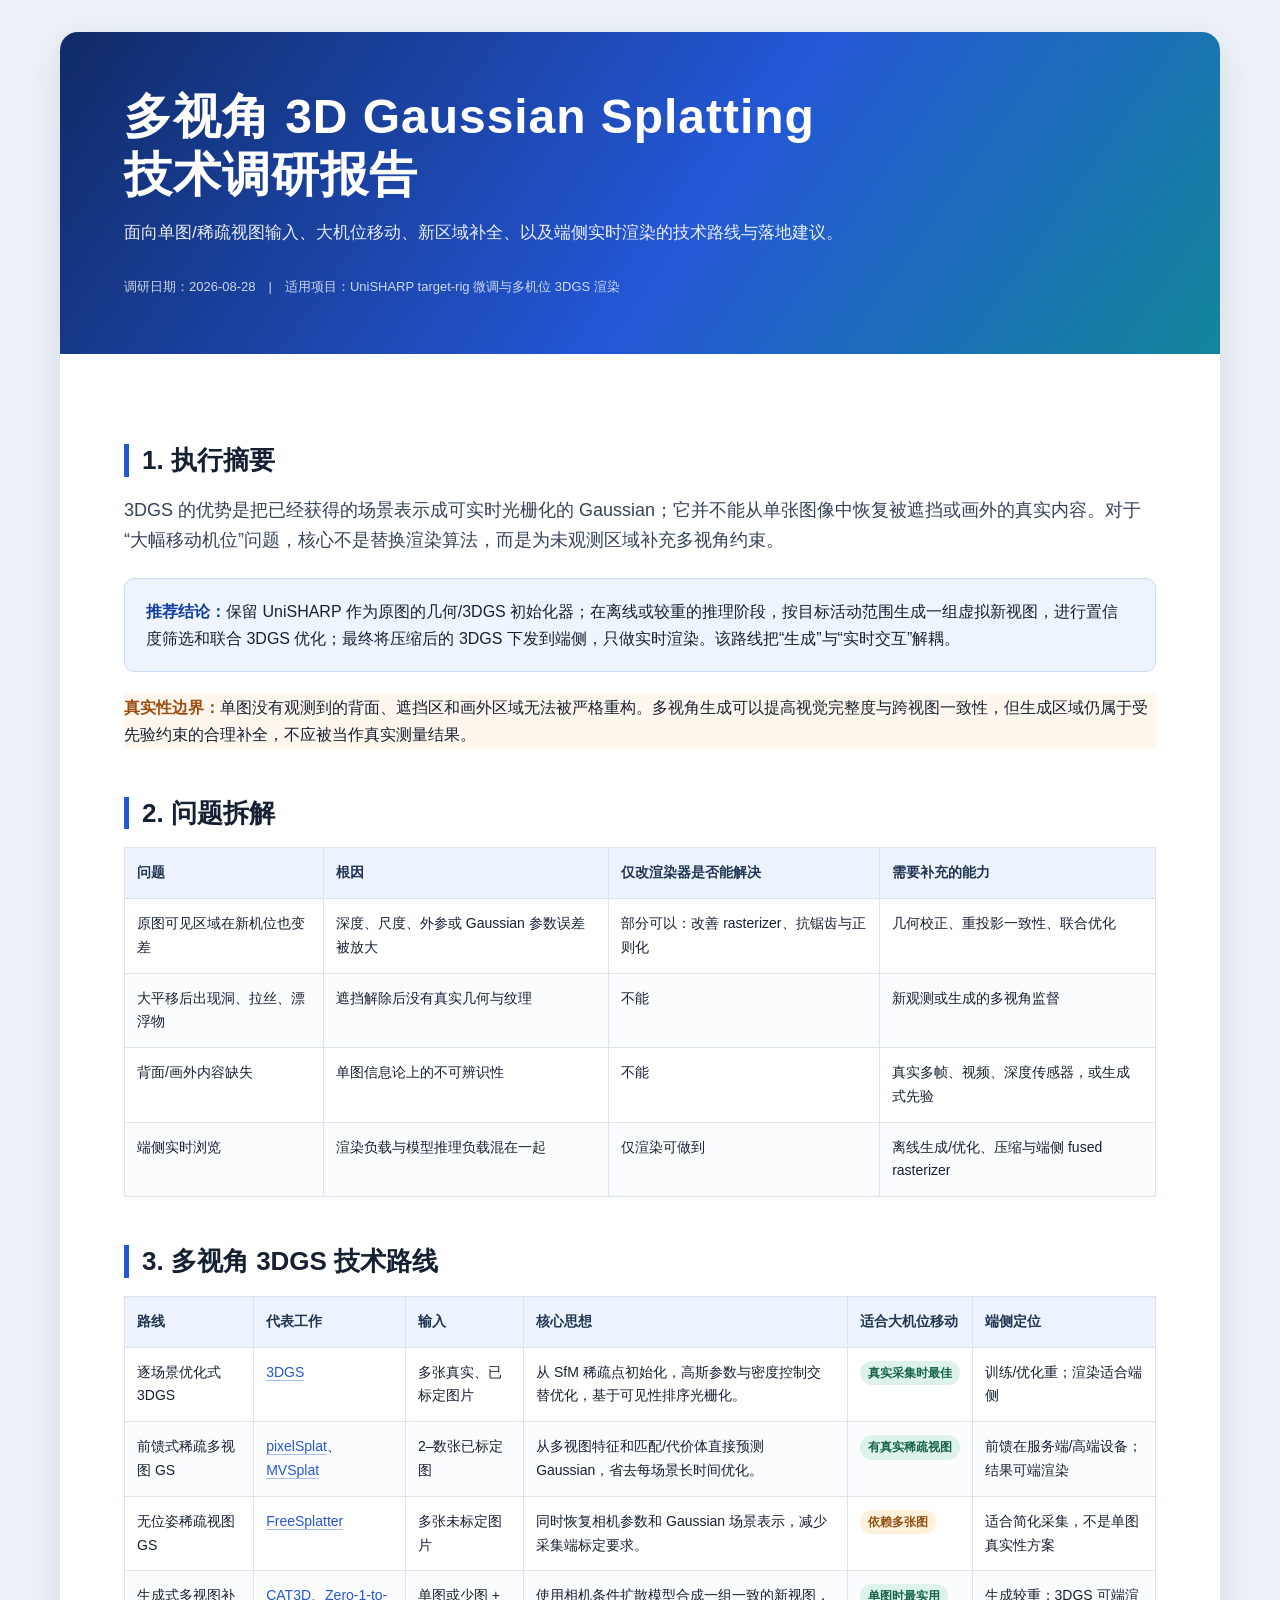
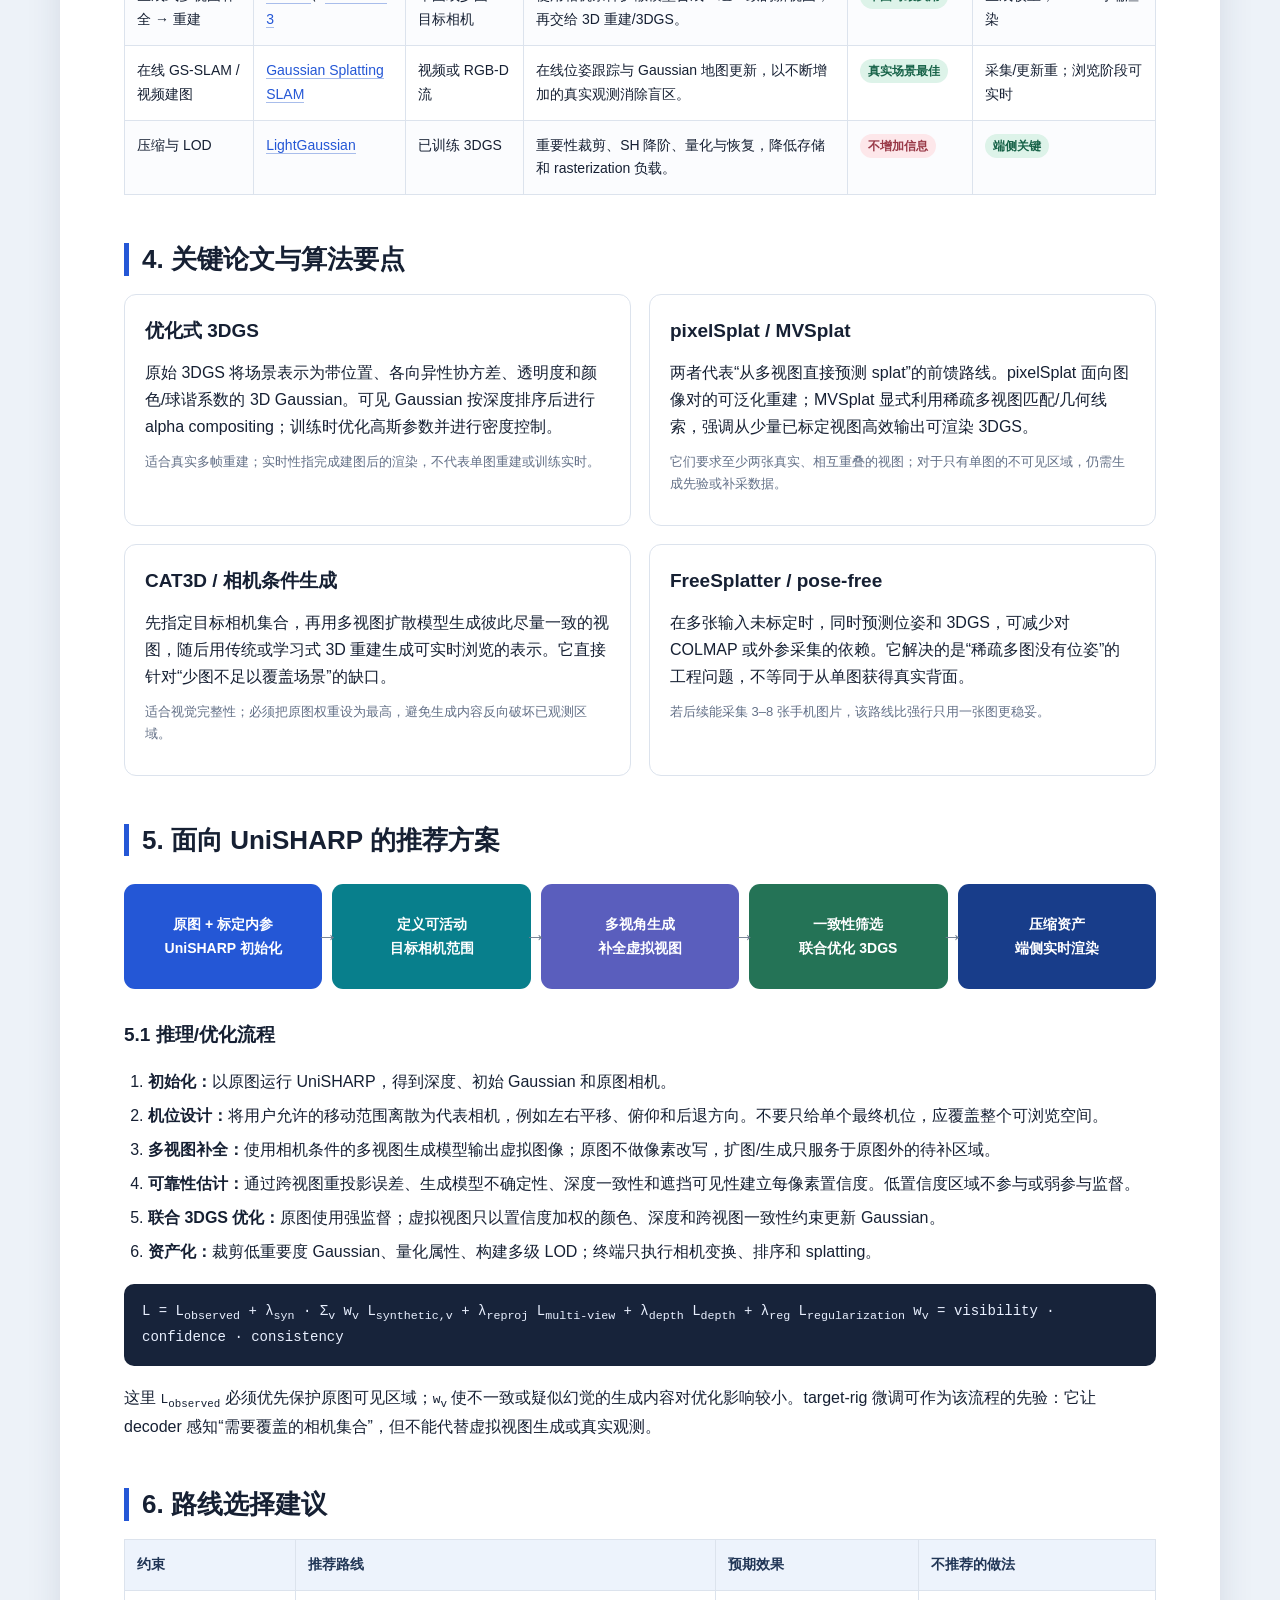
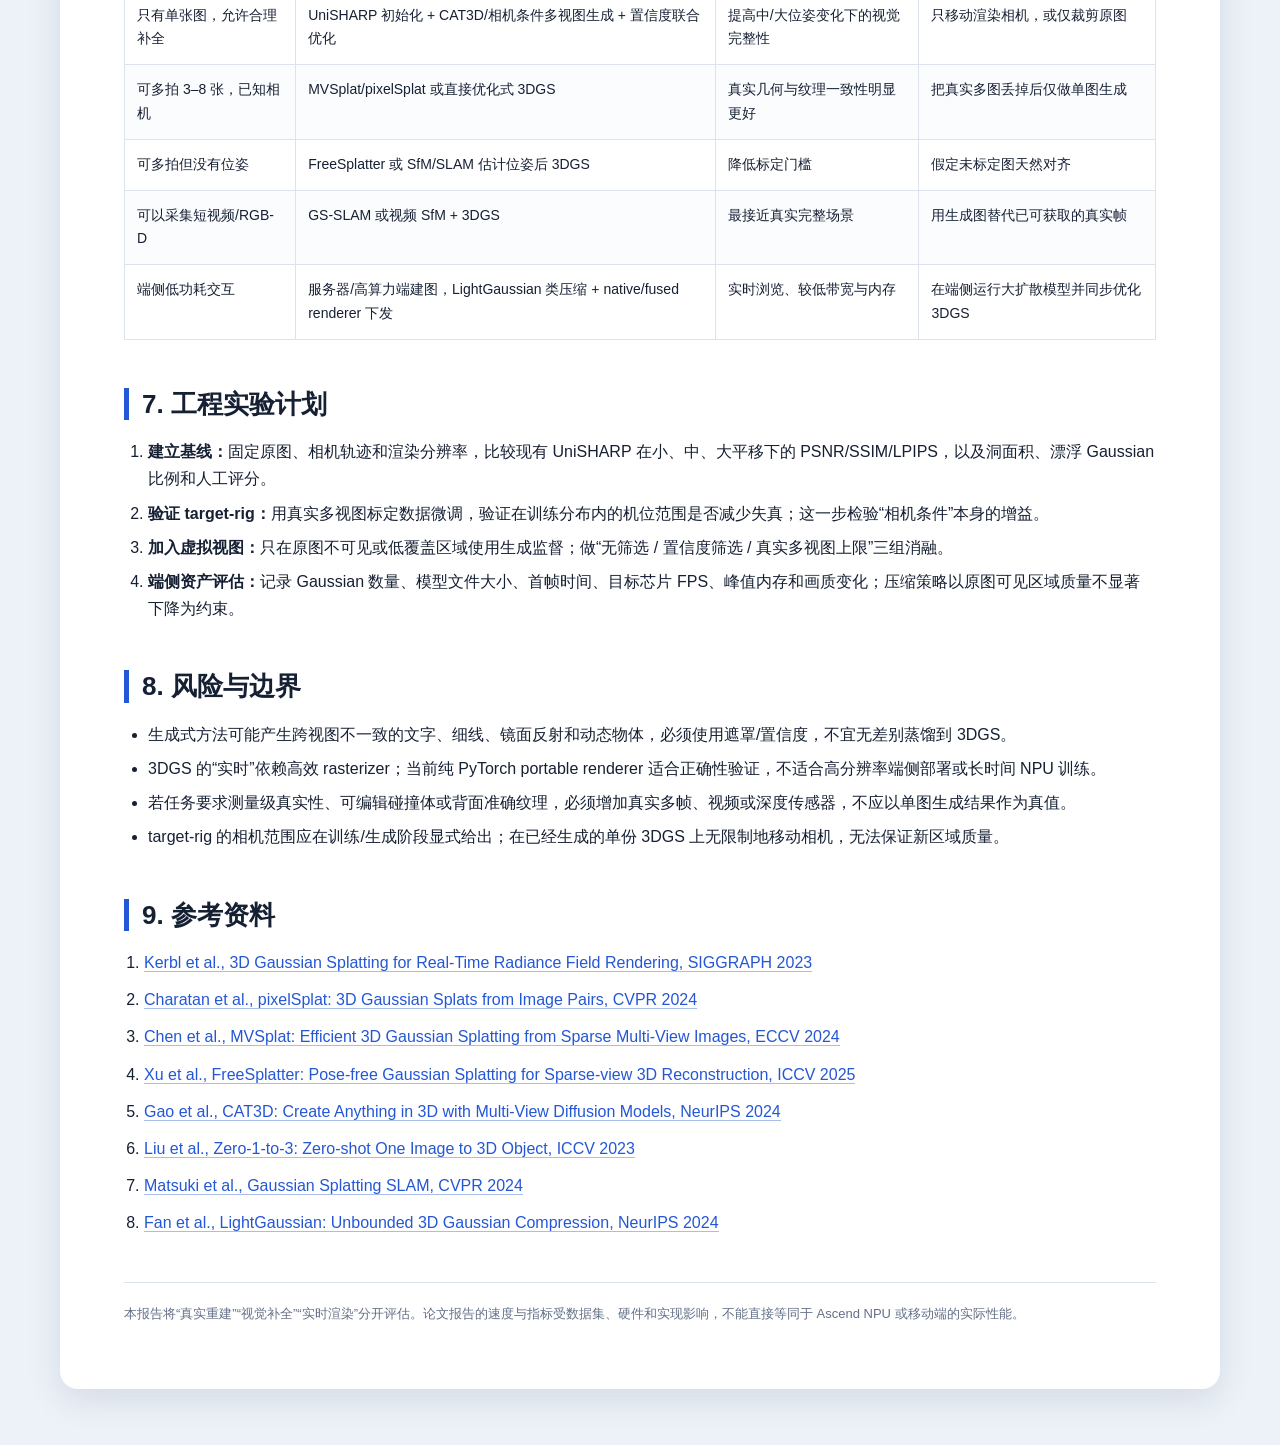
<file: docs/multiview_3dgs_research_report.html>
<!doctype html>
<html lang="zh-CN">
<head>
  <meta charset="utf-8">
  <meta name="viewport" content="width=device-width, initial-scale=1">
  <title>多视角 3DGS 技术调研报告</title>
  <style>
    :root { --ink:#162033; --muted:#637087; --line:#dce3ed; --soft:#f5f8fc; --blue:#2457d6; --cyan:#087f8c; --orange:#ca6818; --red:#ad3d4d; --green:#247356; }
    * { box-sizing: border-box; }
    body { margin:0; background:#edf2f8; color:var(--ink); font-family:"Microsoft YaHei","Noto Sans SC",Arial,sans-serif; line-height:1.7; }
    main { width:min(1160px, calc(100% - 32px)); margin:32px auto 56px; background:#fff; box-shadow:0 10px 35px rgba(31,51,81,.12); border-radius:18px; overflow:hidden; }
    header { padding:56px 64px 46px; background:linear-gradient(125deg,#102b67,#2457d6 55%,#13869a); color:#fff; }
    h1 { margin:0; font-size:clamp(30px,4vw,48px); letter-spacing:.02em; line-height:1.2; }
    .subtitle { max-width:800px; margin:16px 0 0; font-size:17px; opacity:.91; }
    .meta { margin-top:28px; font-size:13px; opacity:.78; }
    article { padding:42px 64px 64px; }
    h2 { margin:48px 0 18px; padding-left:13px; border-left:5px solid var(--blue); font-size:26px; line-height:1.25; }
    h3 { margin:30px 0 12px; font-size:19px; }
    p { margin:10px 0; }
    a { color:var(--blue); text-decoration:none; border-bottom:1px solid #a8bdeb; }
    a:hover { color:#123aab; }
    .lead { font-size:18px; color:#354258; }
    .callout { margin:22px 0; padding:19px 21px; background:#eef5ff; border:1px solid #cbdcf8; border-radius:10px; }
    .callout strong { color:#123d9e; }
    .warning { background:#fff6ed; border-color:#f1d1ae; }
    .warning strong { color:#9c4d10; }
    .flow { display:grid; grid-template-columns:repeat(5,1fr); gap:10px; align-items:stretch; margin:28px 0; }
    .node { position:relative; padding:15px 12px; min-height:105px; border-radius:11px; color:#fff; font-weight:700; font-size:14px; display:flex; align-items:center; justify-content:center; text-align:center; background:var(--blue); }
    .node:nth-child(2) { background:#087f8c; } .node:nth-child(3) { background:#5a5ebd; } .node:nth-child(4) { background:#247356; } .node:nth-child(5) { background:#183d8a; }
    .node:not(:last-child)::after { content:"→"; position:absolute; right:-16px; z-index:2; color:#6f7d90; font-size:22px; font-weight:400; }
    table { width:100%; border-collapse:collapse; margin:18px 0 28px; font-size:14px; }
    th, td { padding:13px 12px; text-align:left; vertical-align:top; border:1px solid var(--line); }
    th { background:#edf3fc; color:#203555; }
    tr:nth-child(even) td { background:#fbfcfe; }
    .tag { display:inline-block; padding:2px 8px; border-radius:999px; font-size:12px; font-weight:700; white-space:nowrap; }
    .tag.good { color:#176248; background:#ddf3e9; } .tag.mid { color:#945114; background:#fff0dc; } .tag.low { color:#993a48; background:#fde7ea; }
    .grid2 { display:grid; grid-template-columns:1fr 1fr; gap:18px; }
    .card { padding:20px; border:1px solid var(--line); border-radius:12px; background:#fff; }
    .card h3 { margin-top:0; }
    .formula { margin:18px 0; padding:16px 18px; border-radius:10px; background:#17233a; color:#e9f0ff; overflow:auto; font-family:Consolas,"SFMono-Regular",monospace; font-size:14px; }
    ul, ol { padding-left:24px; } li { margin:7px 0; }
    .small { color:var(--muted); font-size:13px; }
    .source-list { padding-left:20px; } .source-list li { margin:10px 0; }
    footer { margin-top:45px; padding-top:20px; border-top:1px solid var(--line); color:var(--muted); font-size:13px; }
    @media (max-width:760px) { main { width:100%; margin:0; border-radius:0; } header,article { padding:32px 22px; } .flow,.grid2 { grid-template-columns:1fr; } .node:not(:last-child)::after { content:"↓"; right:auto; bottom:-20px; } table { display:block; overflow-x:auto; white-space:normal; } }
    @media print { body { background:#fff; } main { width:100%; margin:0; box-shadow:none; } }
  </style>
</head>
<body>
<main>
  <header>
    <h1>多视角 3D Gaussian Splatting<br>技术调研报告</h1>
    <p class="subtitle">面向单图/稀疏视图输入、大机位移动、新区域补全、以及端侧实时渲染的技术路线与落地建议。</p>
    <p class="meta">调研日期：2026-08-28　|　适用项目：UniSHARP target-rig 微调与多机位 3DGS 渲染</p>
  </header>

  <article>
    <h2>1. 执行摘要</h2>
    <p class="lead">3DGS 的优势是把已经获得的场景表示成可实时光栅化的 Gaussian；它并不能从单张图像中恢复被遮挡或画外的真实内容。对于“大幅移动机位”问题，核心不是替换渲染算法，而是为未观测区域补充多视角约束。</p>
    <div class="callout">
      <strong>推荐结论：</strong>保留 UniSHARP 作为原图的几何/3DGS 初始化器；在离线或较重的推理阶段，按目标活动范围生成一组虚拟新视图，进行置信度筛选和联合 3DGS 优化；最终将压缩后的 3DGS 下发到端侧，只做实时渲染。该路线把“生成”与“实时交互”解耦。
    </div>
    <div class="warning">
      <strong>真实性边界：</strong>单图没有观测到的背面、遮挡区和画外区域无法被严格重构。多视角生成可以提高视觉完整度与跨视图一致性，但生成区域仍属于受先验约束的合理补全，不应被当作真实测量结果。
    </div>

    <h2>2. 问题拆解</h2>
    <table>
      <thead><tr><th>问题</th><th>根因</th><th>仅改渲染器是否能解决</th><th>需要补充的能力</th></tr></thead>
      <tbody>
        <tr><td>原图可见区域在新机位也变差</td><td>深度、尺度、外参或 Gaussian 参数误差被放大</td><td>部分可以：改善 rasterizer、抗锯齿与正则化</td><td>几何校正、重投影一致性、联合优化</td></tr>
        <tr><td>大平移后出现洞、拉丝、漂浮物</td><td>遮挡解除后没有真实几何与纹理</td><td>不能</td><td>新观测或生成的多视角监督</td></tr>
        <tr><td>背面/画外内容缺失</td><td>单图信息论上的不可辨识性</td><td>不能</td><td>真实多帧、视频、深度传感器，或生成式先验</td></tr>
        <tr><td>端侧实时浏览</td><td>渲染负载与模型推理负载混在一起</td><td>仅渲染可做到</td><td>离线生成/优化、压缩与端侧 fused rasterizer</td></tr>
      </tbody>
    </table>

    <h2>3. 多视角 3DGS 技术路线</h2>
    <table>
      <thead><tr><th>路线</th><th>代表工作</th><th>输入</th><th>核心思想</th><th>适合大机位移动</th><th>端侧定位</th></tr></thead>
      <tbody>
        <tr>
          <td>逐场景优化式 3DGS</td>
          <td><a href="#s1">3DGS</a></td>
          <td>多张真实、已标定图片</td>
          <td>从 SfM 稀疏点初始化，高斯参数与密度控制交替优化，基于可见性排序光栅化。</td>
          <td><span class="tag good">真实采集时最佳</span></td>
          <td>训练/优化重；渲染适合端侧</td>
        </tr>
        <tr>
          <td>前馈式稀疏多视图 GS</td>
          <td><a href="#s2">pixelSplat</a>、<a href="#s3">MVSplat</a></td>
          <td>2–数张已标定图</td>
          <td>从多视图特征和匹配/代价体直接预测 Gaussian，省去每场景长时间优化。</td>
          <td><span class="tag good">有真实稀疏视图</span></td>
          <td>前馈在服务端/高端设备；结果可端渲染</td>
        </tr>
        <tr>
          <td>无位姿稀疏视图 GS</td>
          <td><a href="#s4">FreeSplatter</a></td>
          <td>多张未标定图片</td>
          <td>同时恢复相机参数和 Gaussian 场景表示，减少采集端标定要求。</td>
          <td><span class="tag mid">依赖多张图</span></td>
          <td>适合简化采集，不是单图真实性方案</td>
        </tr>
        <tr>
          <td>生成式多视图补全 → 重建</td>
          <td><a href="#s5">CAT3D</a>、<a href="#s6">Zero-1-to-3</a></td>
          <td>单图或少图 + 目标相机</td>
          <td>使用相机条件扩散模型合成一组一致的新视图，再交给 3D 重建/3DGS。</td>
          <td><span class="tag good">单图时最实用</span></td>
          <td>生成较重；3DGS 可端渲染</td>
        </tr>
        <tr>
          <td>在线 GS-SLAM / 视频建图</td>
          <td><a href="#s7">Gaussian Splatting SLAM</a></td>
          <td>视频或 RGB-D 流</td>
          <td>在线位姿跟踪与 Gaussian 地图更新，以不断增加的真实观测消除盲区。</td>
          <td><span class="tag good">真实场景最佳</span></td>
          <td>采集/更新重；浏览阶段可实时</td>
        </tr>
        <tr>
          <td>压缩与 LOD</td>
          <td><a href="#s8">LightGaussian</a></td>
          <td>已训练 3DGS</td>
          <td>重要性裁剪、SH 降阶、量化与恢复，降低存储和 rasterization 负载。</td>
          <td><span class="tag low">不增加信息</span></td>
          <td><span class="tag good">端侧关键</span></td>
        </tr>
      </tbody>
    </table>

    <h2>4. 关键论文与算法要点</h2>
    <div class="grid2">
      <section class="card">
        <h3>优化式 3DGS</h3>
        <p>原始 3DGS 将场景表示为带位置、各向异性协方差、透明度和颜色/球谐系数的 3D Gaussian。可见 Gaussian 按深度排序后进行 alpha compositing；训练时优化高斯参数并进行密度控制。</p>
        <p class="small">适合真实多帧重建；实时性指完成建图后的渲染，不代表单图重建或训练实时。</p>
      </section>
      <section class="card">
        <h3>pixelSplat / MVSplat</h3>
        <p>两者代表“从多视图直接预测 splat”的前馈路线。pixelSplat 面向图像对的可泛化重建；MVSplat 显式利用稀疏多视图匹配/几何线索，强调从少量已标定视图高效输出可渲染 3DGS。</p>
        <p class="small">它们要求至少两张真实、相互重叠的视图；对于只有单图的不可见区域，仍需生成先验或补采数据。</p>
      </section>
      <section class="card">
        <h3>CAT3D / 相机条件生成</h3>
        <p>先指定目标相机集合，再用多视图扩散模型生成彼此尽量一致的视图，随后用传统或学习式 3D 重建生成可实时浏览的表示。它直接针对“少图不足以覆盖场景”的缺口。</p>
        <p class="small">适合视觉完整性；必须把原图权重设为最高，避免生成内容反向破坏已观测区域。</p>
      </section>
      <section class="card">
        <h3>FreeSplatter / pose-free</h3>
        <p>在多张输入未标定时，同时预测位姿和 3DGS，可减少对 COLMAP 或外参采集的依赖。它解决的是“稀疏多图没有位姿”的工程问题，不等同于从单图获得真实背面。</p>
        <p class="small">若后续能采集 3–8 张手机图片，该路线比强行只用一张图更稳妥。</p>
      </section>
    </div>

    <h2>5. 面向 UniSHARP 的推荐方案</h2>
    <div class="flow" aria-label="推荐处理流程">
      <div class="node">原图 + 标定内参<br>UniSHARP 初始化</div>
      <div class="node">定义可活动<br>目标相机范围</div>
      <div class="node">多视角生成<br>补全虚拟视图</div>
      <div class="node">一致性筛选<br>联合优化 3DGS</div>
      <div class="node">压缩资产<br>端侧实时渲染</div>
    </div>

    <h3>5.1 推理/优化流程</h3>
    <ol>
      <li><strong>初始化：</strong>以原图运行 UniSHARP，得到深度、初始 Gaussian 和原图相机。</li>
      <li><strong>机位设计：</strong>将用户允许的移动范围离散为代表相机，例如左右平移、俯仰和后退方向。不要只给单个最终机位，应覆盖整个可浏览空间。</li>
      <li><strong>多视图补全：</strong>使用相机条件的多视图生成模型输出虚拟图像；原图不做像素改写，扩图/生成只服务于原图外的待补区域。</li>
      <li><strong>可靠性估计：</strong>通过跨视图重投影误差、生成模型不确定性、深度一致性和遮挡可见性建立每像素置信度。低置信度区域不参与或弱参与监督。</li>
      <li><strong>联合 3DGS 优化：</strong>原图使用强监督；虚拟视图只以置信度加权的颜色、深度和跨视图一致性约束更新 Gaussian。</li>
      <li><strong>资产化：</strong>裁剪低重要度 Gaussian、量化属性、构建多级 LOD；终端只执行相机变换、排序和 splatting。</li>
    </ol>

    <div class="formula">L = L<sub>observed</sub> + λ<sub>syn</sub> · Σ<sub>v</sub> w<sub>v</sub> L<sub>synthetic,v</sub>
  + λ<sub>reproj</sub> L<sub>multi-view</sub> + λ<sub>depth</sub> L<sub>depth</sub> + λ<sub>reg</sub> L<sub>regularization</sub>

w<sub>v</sub> = visibility · confidence · consistency</div>

    <p>这里 <code>L<sub>observed</sub></code> 必须优先保护原图可见区域；<code>w<sub>v</sub></code> 使不一致或疑似幻觉的生成内容对优化影响较小。target-rig 微调可作为该流程的先验：它让 decoder 感知“需要覆盖的相机集合”，但不能代替虚拟视图生成或真实观测。</p>

    <h2>6. 路线选择建议</h2>
    <table>
      <thead><tr><th>约束</th><th>推荐路线</th><th>预期效果</th><th>不推荐的做法</th></tr></thead>
      <tbody>
        <tr><td>只有单张图，允许合理补全</td><td>UniSHARP 初始化 + CAT3D/相机条件多视图生成 + 置信度联合优化</td><td>提高中/大位姿变化下的视觉完整性</td><td>只移动渲染相机，或仅裁剪原图</td></tr>
        <tr><td>可多拍 3–8 张，已知相机</td><td>MVSplat/pixelSplat 或直接优化式 3DGS</td><td>真实几何与纹理一致性明显更好</td><td>把真实多图丢掉后仅做单图生成</td></tr>
        <tr><td>可多拍但没有位姿</td><td>FreeSplatter 或 SfM/SLAM 估计位姿后 3DGS</td><td>降低标定门槛</td><td>假定未标定图天然对齐</td></tr>
        <tr><td>可以采集短视频/RGB-D</td><td>GS-SLAM 或视频 SfM + 3DGS</td><td>最接近真实完整场景</td><td>用生成图替代已可获取的真实帧</td></tr>
        <tr><td>端侧低功耗交互</td><td>服务器/高算力端建图，LightGaussian 类压缩 + native/fused renderer 下发</td><td>实时浏览、较低带宽与内存</td><td>在端侧运行大扩散模型并同步优化 3DGS</td></tr>
      </tbody>
    </table>

    <h2>7. 工程实验计划</h2>
    <ol>
      <li><strong>建立基线：</strong>固定原图、相机轨迹和渲染分辨率，比较现有 UniSHARP 在小、中、大平移下的 PSNR/SSIM/LPIPS，以及洞面积、漂浮 Gaussian 比例和人工评分。</li>
      <li><strong>验证 target-rig：</strong>用真实多视图标定数据微调，验证在训练分布内的机位范围是否减少失真；这一步检验“相机条件”本身的增益。</li>
      <li><strong>加入虚拟视图：</strong>只在原图不可见或低覆盖区域使用生成监督；做“无筛选 / 置信度筛选 / 真实多视图上限”三组消融。</li>
      <li><strong>端侧资产评估：</strong>记录 Gaussian 数量、模型文件大小、首帧时间、目标芯片 FPS、峰值内存和画质变化；压缩策略以原图可见区域质量不显著下降为约束。</li>
    </ol>

    <h2>8. 风险与边界</h2>
    <ul>
      <li>生成式方法可能产生跨视图不一致的文字、细线、镜面反射和动态物体，必须使用遮罩/置信度，不宜无差别蒸馏到 3DGS。</li>
      <li>3DGS 的“实时”依赖高效 rasterizer；当前纯 PyTorch portable renderer 适合正确性验证，不适合高分辨率端侧部署或长时间 NPU 训练。</li>
      <li>若任务要求测量级真实性、可编辑碰撞体或背面准确纹理，必须增加真实多帧、视频或深度传感器，不应以单图生成结果作为真值。</li>
      <li>target-rig 的相机范围应在训练/生成阶段显式给出；在已经生成的单份 3DGS 上无限制地移动相机，无法保证新区域质量。</li>
    </ul>

    <h2>9. 参考资料</h2>
    <ol class="source-list">
      <li id="s1"><a href="https://doi.org/10.1145/3592433">Kerbl et al., 3D Gaussian Splatting for Real-Time Radiance Field Rendering, SIGGRAPH 2023</a></li>
      <li id="s2"><a href="https://arxiv.org/abs/2312.12337">Charatan et al., pixelSplat: 3D Gaussian Splats from Image Pairs, CVPR 2024</a></li>
      <li id="s3"><a href="https://donydchen.github.io/mvsplat/">Chen et al., MVSplat: Efficient 3D Gaussian Splatting from Sparse Multi-View Images, ECCV 2024</a></li>
      <li id="s4"><a href="https://arxiv.org/abs/2412.09573">Xu et al., FreeSplatter: Pose-free Gaussian Splatting for Sparse-view 3D Reconstruction, ICCV 2025</a></li>
      <li id="s5"><a href="https://cat3d.github.io/">Gao et al., CAT3D: Create Anything in 3D with Multi-View Diffusion Models, NeurIPS 2024</a></li>
      <li id="s6"><a href="https://zero123.cs.columbia.edu/">Liu et al., Zero-1-to-3: Zero-shot One Image to 3D Object, ICCV 2023</a></li>
      <li id="s7"><a href="https://rmurai.co.uk/projects/GaussianSplattingSLAM/">Matsuki et al., Gaussian Splatting SLAM, CVPR 2024</a></li>
      <li id="s8"><a href="https://lightgaussian.github.io/">Fan et al., LightGaussian: Unbounded 3D Gaussian Compression, NeurIPS 2024</a></li>
    </ol>

    <footer>本报告将“真实重建”“视觉补全”“实时渲染”分开评估。论文报告的速度与指标受数据集、硬件和实现影响，不能直接等同于 Ascend NPU 或移动端的实际性能。</footer>
  </article>
</main>
</body>
</html>
</file>
